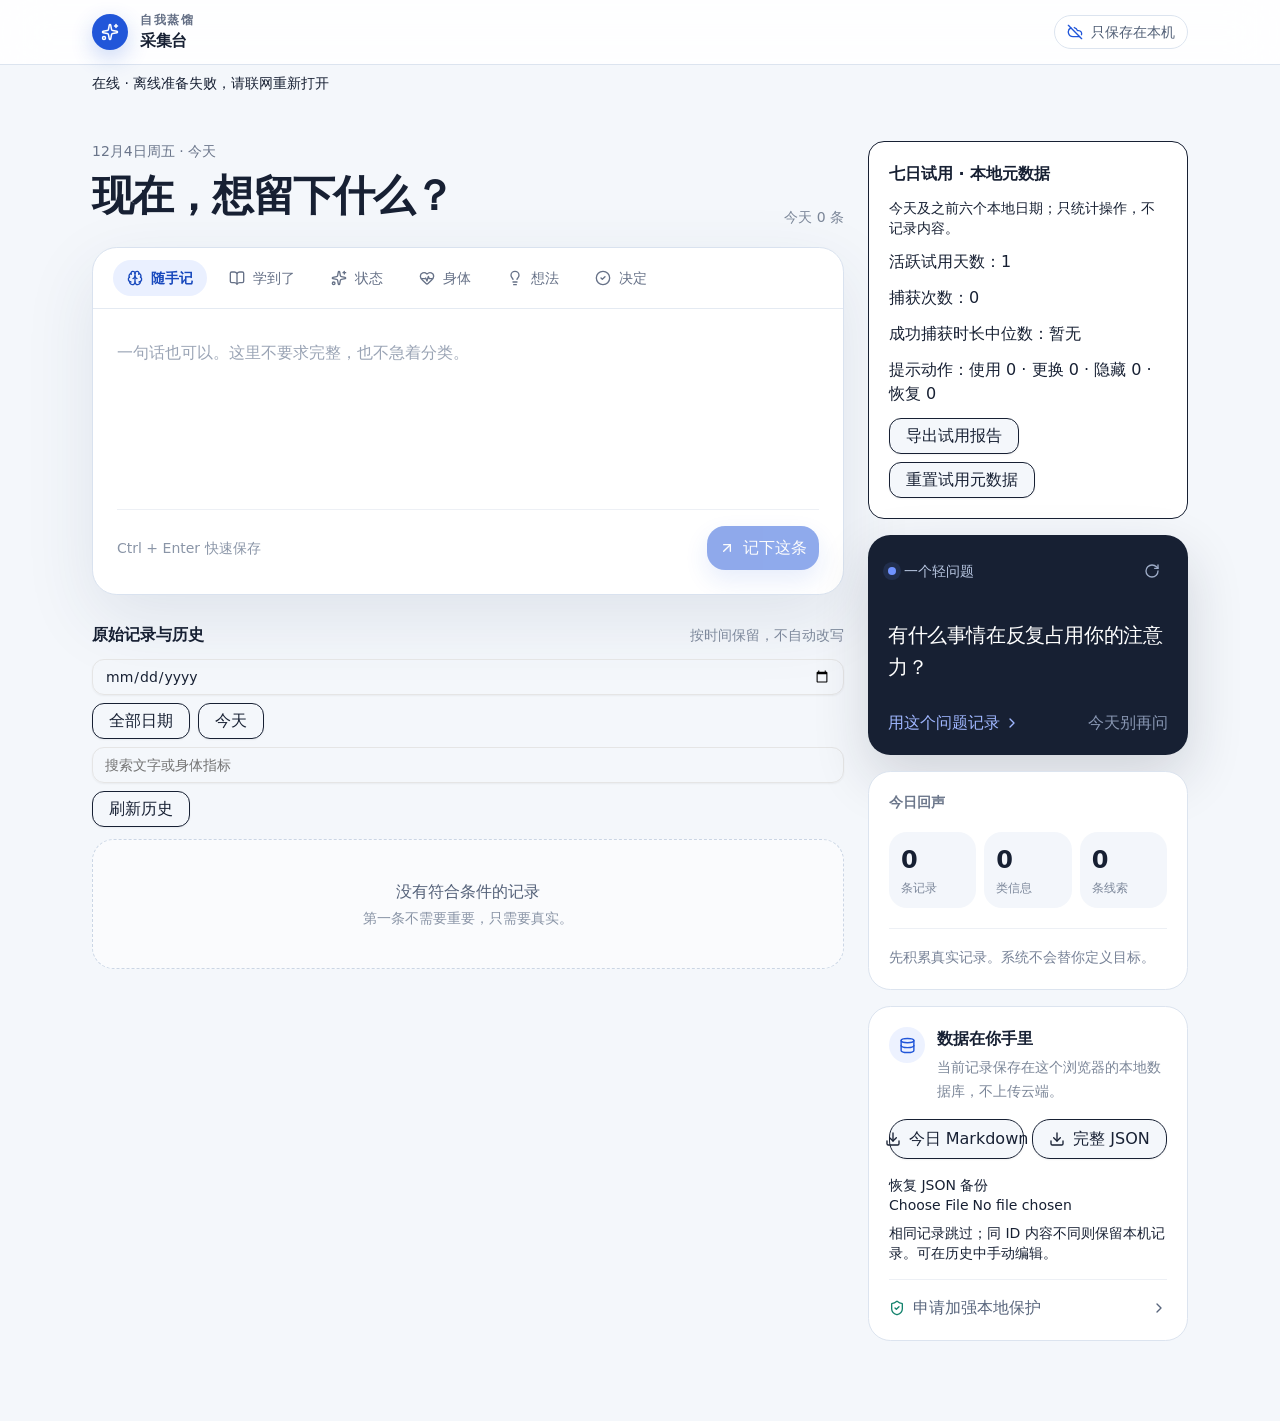
<file: index.html>
<!DOCTYPE html><html lang="zh-CN"><head><meta charSet="utf-8"/><meta name="viewport" content="width=device-width, initial-scale=1"/><link rel="stylesheet" href="/_next/static/css/index.BqFj5YEE.css" data-rsc-css-href="/_next/static/css/index.BqFj5YEE.css" data-precedence="vite-rsc/importer-resources"/><link rel="modulepreload" fetchPriority="low" href="/_next/static/chunks/index-Ct696Q8b.js"/><script src="/_next/static/chunks/rolldown-runtime-C60lm6uB.js" type="module" async=""></script><script src="/_next/static/chunks/framework-D_rUT4EX.js" type="module" async=""></script><link rel="modulepreload" href="/_next/static/chunks/layout-segment-context-BTSaM319.js" crossorigin=""/><link rel="modulepreload" href="/_next/static/chunks/page-D4yb6JHp.js" crossorigin=""/><title>自我蒸馏 · 采集台</title><meta name="description" content="轻量、真实、本地优先的个人数据采集入口。"/><link rel="shortcut icon" href="/favicon.svg"/><link rel="icon" href="/favicon.svg"/><link rel="manifest" href="/manifest.webmanifest"/><meta name="codex-preview" content="development"/><script>Object.assign(((self[Symbol.for("vinext.navigationRuntime")]??={bootstrap:{routeManifest:null},functions:{}}).bootstrap.rsc??={rsc:[]}),{params:{},nav:{"pathname":"/","searchParams":[]}})</script><link rel="modulepreload" href="/_next/static/chunks/index-Ct696Q8b.js" />
</head><body class="antialiased"><main class="min-h-dvh bg-[#f4f7fb] pb-10 text-[#172033]"><section aria-label="Notifications alt+T" tabindex="-1" aria-live="polite" aria-relevant="additions text" aria-atomic="false" data-react-aria-top-layer="true"></section><header class="sticky top-0 z-20 border-b border-[#dce4ef] bg-white/88 backdrop-blur-xl"><div class="mx-auto flex h-16 max-w-6xl items-center justify-between px-4 sm:px-7"><div class="flex items-center gap-3"><div class="grid size-9 place-items-center rounded-xl bg-[#2156d9] text-white shadow-[0_8px_22px_rgba(33,86,217,.24)]"><svg xmlns="http://www.w3.org/2000/svg" width="24" height="24" viewBox="0 0 24 24" fill="none" stroke="currentColor" stroke-width="2" stroke-linecap="round" stroke-linejoin="round" class="lucide lucide-sparkles size-[18px]" aria-hidden="true"><path d="M11.017 2.814a1 1 0 0 1 1.966 0l1.051 5.558a2 2 0 0 0 1.594 1.594l5.558 1.051a1 1 0 0 1 0 1.966l-5.558 1.051a2 2 0 0 0-1.594 1.594l-1.051 5.558a1 1 0 0 1-1.966 0l-1.051-5.558a2 2 0 0 0-1.594-1.594l-5.558-1.051a1 1 0 0 1 0-1.966l5.558-1.051a2 2 0 0 0 1.594-1.594z"></path><path d="M20 2v4"></path><path d="M22 4h-4"></path><circle cx="4" cy="20" r="2"></circle></svg></div><div><p class="text-[0.78rem] font-semibold tracking-[0.14em] text-[#657086]">自我蒸馏</p><h1 class="text-base font-semibold tracking-tight">采集台</h1></div></div><div class="flex items-center gap-2 rounded-full border border-[#dce4ef] bg-white px-3 py-1.5 text-sm text-[#526077]"><svg xmlns="http://www.w3.org/2000/svg" width="24" height="24" viewBox="0 0 24 24" fill="none" stroke="currentColor" stroke-width="2" stroke-linecap="round" stroke-linejoin="round" class="lucide lucide-cloud-off size-4 text-[#2156d9]" aria-hidden="true"><path d="M10.94 5.274A7 7 0 0 1 15.71 10h1.79a4.5 4.5 0 0 1 4.222 6.057"></path><path d="M18.796 18.81A4.5 4.5 0 0 1 17.5 19H9A7 7 0 0 1 5.79 5.78"></path><path d="m2 2 20 20"></path></svg><span>只保存在本机</span></div></div></header><div role="status" class="mx-auto max-w-6xl px-4 py-2 text-sm sm:px-7" aria-label="应用连接状态">正在检查连接<!-- --> · <!-- -->离线应用未就绪（需要生产版本成功加载）</div><div class="mx-auto grid max-w-6xl gap-6 px-4 py-6 sm:px-7 lg:grid-cols-[minmax(0,1fr)_320px] lg:py-10"><section class="min-w-0"><div class="mb-5 flex items-end justify-between"><div><p class="mb-1 text-sm font-medium text-[#6a758a]">今天<!-- --> · 今天</p><h2 class="text-[clamp(1.75rem,4vw,2.6rem)] font-semibold tracking-[-0.045em]">现在，想留下什么？</h2></div><span class="hidden text-sm text-[#7b8698] sm:block">今天 <!-- -->0<!-- --> 条</span></div><div class="overflow-hidden rounded-[1.55rem] border border-[#d9e2ef] bg-white shadow-[0_24px_70px_rgba(35,57,96,.10)]"><div role="radiogroup" aria-required="false" data-disabled="" dir="ltr" data-slot="radio-group" class="flex gap-2 overflow-x-auto border-b border-[#e4eaf2] px-4 py-3 scrollbar-none sm:px-5" tabindex="-1" style="outline:none"><label class="relative flex shrink-0 cursor-pointer items-center gap-2 rounded-full bg-[#eaf0ff] px-3.5 py-2 text-sm font-semibold text-[#1748bd]"><button type="button" role="radio" aria-checked="true" data-state="checked" data-disabled="" disabled="" value="note" data-slot="radio-group-item" class="aspect-square size-4 shrink-0 rounded-full border border-input text-primary shadow-xs transition-[color,box-shadow] outline-none focus-visible:border-ring focus-visible:ring-[3px] focus-visible:ring-ring/50 disabled:cursor-not-allowed disabled:opacity-50 aria-invalid:border-destructive aria-invalid:ring-destructive/20 dark:bg-input/30 dark:aria-invalid:ring-destructive/40 sr-only" tabindex="-1" data-radix-collection-item=""><span data-state="checked" data-disabled="" data-slot="radio-group-indicator" class="relative flex items-center justify-center"><svg xmlns="http://www.w3.org/2000/svg" width="24" height="24" viewBox="0 0 24 24" fill="none" stroke="currentColor" stroke-width="2" stroke-linecap="round" stroke-linejoin="round" class="lucide lucide-circle absolute top-1/2 left-1/2 size-2 -translate-x-1/2 -translate-y-1/2 fill-primary" aria-hidden="true"><circle cx="12" cy="12" r="10"></circle></svg></span></button><input type="radio" aria-hidden="true" disabled="" tabindex="-1" style="position:absolute;pointer-events:none;opacity:0;margin:0;transform:translateX(-100%)" checked="" value="note"/><svg xmlns="http://www.w3.org/2000/svg" width="24" height="24" viewBox="0 0 24 24" fill="none" stroke="currentColor" stroke-width="2" stroke-linecap="round" stroke-linejoin="round" class="lucide lucide-brain size-4" aria-hidden="true"><path d="M12 18V5"></path><path d="M15 13a4.17 4.17 0 0 1-3-4 4.17 4.17 0 0 1-3 4"></path><path d="M17.598 6.5A3 3 0 1 0 12 5a3 3 0 1 0-5.598 1.5"></path><path d="M17.997 5.125a4 4 0 0 1 2.526 5.77"></path><path d="M18 18a4 4 0 0 0 2-7.464"></path><path d="M19.967 17.483A4 4 0 1 1 12 18a4 4 0 1 1-7.967-.517"></path><path d="M6 18a4 4 0 0 1-2-7.464"></path><path d="M6.003 5.125a4 4 0 0 0-2.526 5.77"></path></svg>随手记</label><label class="relative flex shrink-0 cursor-pointer items-center gap-2 rounded-full px-3.5 py-2 text-sm font-medium text-[#667187] transition-colors hover:bg-[#f3f6fa]"><button type="button" role="radio" aria-checked="false" data-state="unchecked" data-disabled="" disabled="" value="learning" data-slot="radio-group-item" class="aspect-square size-4 shrink-0 rounded-full border border-input text-primary shadow-xs transition-[color,box-shadow] outline-none focus-visible:border-ring focus-visible:ring-[3px] focus-visible:ring-ring/50 disabled:cursor-not-allowed disabled:opacity-50 aria-invalid:border-destructive aria-invalid:ring-destructive/20 dark:bg-input/30 dark:aria-invalid:ring-destructive/40 sr-only" tabindex="-1" data-radix-collection-item=""></button><input type="radio" aria-hidden="true" disabled="" tabindex="-1" style="position:absolute;pointer-events:none;opacity:0;margin:0;transform:translateX(-100%)" value="learning"/><svg xmlns="http://www.w3.org/2000/svg" width="24" height="24" viewBox="0 0 24 24" fill="none" stroke="currentColor" stroke-width="2" stroke-linecap="round" stroke-linejoin="round" class="lucide lucide-book-open size-4" aria-hidden="true"><path d="M12 5v16"></path><path d="M20.001 19A2 2 0 0022 17V5a2 2 0 00-1.999-2L16 3.002A5 5 0 0012 5a5 5 0 00-4-2H4a2 2 0 00-2 2v12a2 2 0 001.999 2H8a5 5 0 014 2 5 5 0 014-2z"></path></svg>学到了</label><label class="relative flex shrink-0 cursor-pointer items-center gap-2 rounded-full px-3.5 py-2 text-sm font-medium text-[#667187] transition-colors hover:bg-[#f3f6fa]"><button type="button" role="radio" aria-checked="false" data-state="unchecked" data-disabled="" disabled="" value="state" data-slot="radio-group-item" class="aspect-square size-4 shrink-0 rounded-full border border-input text-primary shadow-xs transition-[color,box-shadow] outline-none focus-visible:border-ring focus-visible:ring-[3px] focus-visible:ring-ring/50 disabled:cursor-not-allowed disabled:opacity-50 aria-invalid:border-destructive aria-invalid:ring-destructive/20 dark:bg-input/30 dark:aria-invalid:ring-destructive/40 sr-only" tabindex="-1" data-radix-collection-item=""></button><input type="radio" aria-hidden="true" disabled="" tabindex="-1" style="position:absolute;pointer-events:none;opacity:0;margin:0;transform:translateX(-100%)" value="state"/><svg xmlns="http://www.w3.org/2000/svg" width="24" height="24" viewBox="0 0 24 24" fill="none" stroke="currentColor" stroke-width="2" stroke-linecap="round" stroke-linejoin="round" class="lucide lucide-sparkles size-4" aria-hidden="true"><path d="M11.017 2.814a1 1 0 0 1 1.966 0l1.051 5.558a2 2 0 0 0 1.594 1.594l5.558 1.051a1 1 0 0 1 0 1.966l-5.558 1.051a2 2 0 0 0-1.594 1.594l-1.051 5.558a1 1 0 0 1-1.966 0l-1.051-5.558a2 2 0 0 0-1.594-1.594l-5.558-1.051a1 1 0 0 1 0-1.966l5.558-1.051a2 2 0 0 0 1.594-1.594z"></path><path d="M20 2v4"></path><path d="M22 4h-4"></path><circle cx="4" cy="20" r="2"></circle></svg>状态</label><label class="relative flex shrink-0 cursor-pointer items-center gap-2 rounded-full px-3.5 py-2 text-sm font-medium text-[#667187] transition-colors hover:bg-[#f3f6fa]"><button type="button" role="radio" aria-checked="false" data-state="unchecked" data-disabled="" disabled="" value="body" data-slot="radio-group-item" class="aspect-square size-4 shrink-0 rounded-full border border-input text-primary shadow-xs transition-[color,box-shadow] outline-none focus-visible:border-ring focus-visible:ring-[3px] focus-visible:ring-ring/50 disabled:cursor-not-allowed disabled:opacity-50 aria-invalid:border-destructive aria-invalid:ring-destructive/20 dark:bg-input/30 dark:aria-invalid:ring-destructive/40 sr-only" tabindex="-1" data-radix-collection-item=""></button><input type="radio" aria-hidden="true" disabled="" tabindex="-1" style="position:absolute;pointer-events:none;opacity:0;margin:0;transform:translateX(-100%)" value="body"/><svg xmlns="http://www.w3.org/2000/svg" width="24" height="24" viewBox="0 0 24 24" fill="none" stroke="currentColor" stroke-width="2" stroke-linecap="round" stroke-linejoin="round" class="lucide lucide-heart-pulse size-4" aria-hidden="true"><path d="M2 9.5a5.5 5.5 0 0 1 9.591-3.676.56.56 0 0 0 .818 0A5.49 5.49 0 0 1 22 9.5c0 2.29-1.5 4-3 5.5l-5.492 5.313a2 2 0 0 1-3 .019L5 15c-1.5-1.5-3-3.2-3-5.5"></path><path d="M3.22 13H9.5l.5-1 2 4.5 2-7 1.5 3.5h5.27"></path></svg>身体</label><label class="relative flex shrink-0 cursor-pointer items-center gap-2 rounded-full px-3.5 py-2 text-sm font-medium text-[#667187] transition-colors hover:bg-[#f3f6fa]"><button type="button" role="radio" aria-checked="false" data-state="unchecked" data-disabled="" disabled="" value="idea" data-slot="radio-group-item" class="aspect-square size-4 shrink-0 rounded-full border border-input text-primary shadow-xs transition-[color,box-shadow] outline-none focus-visible:border-ring focus-visible:ring-[3px] focus-visible:ring-ring/50 disabled:cursor-not-allowed disabled:opacity-50 aria-invalid:border-destructive aria-invalid:ring-destructive/20 dark:bg-input/30 dark:aria-invalid:ring-destructive/40 sr-only" tabindex="-1" data-radix-collection-item=""></button><input type="radio" aria-hidden="true" disabled="" tabindex="-1" style="position:absolute;pointer-events:none;opacity:0;margin:0;transform:translateX(-100%)" value="idea"/><svg xmlns="http://www.w3.org/2000/svg" width="24" height="24" viewBox="0 0 24 24" fill="none" stroke="currentColor" stroke-width="2" stroke-linecap="round" stroke-linejoin="round" class="lucide lucide-lightbulb size-4" aria-hidden="true"><path d="M15 14c.2-1 .7-1.7 1.5-2.5 1-.9 1.5-2.2 1.5-3.5A6 6 0 0 0 6 8c0 1 .2 2.2 1.5 3.5.7.7 1.3 1.5 1.5 2.5"></path><path d="M9 18h6"></path><path d="M10 22h4"></path></svg>想法</label><label class="relative flex shrink-0 cursor-pointer items-center gap-2 rounded-full px-3.5 py-2 text-sm font-medium text-[#667187] transition-colors hover:bg-[#f3f6fa]"><button type="button" role="radio" aria-checked="false" data-state="unchecked" data-disabled="" disabled="" value="decision" data-slot="radio-group-item" class="aspect-square size-4 shrink-0 rounded-full border border-input text-primary shadow-xs transition-[color,box-shadow] outline-none focus-visible:border-ring focus-visible:ring-[3px] focus-visible:ring-ring/50 disabled:cursor-not-allowed disabled:opacity-50 aria-invalid:border-destructive aria-invalid:ring-destructive/20 dark:bg-input/30 dark:aria-invalid:ring-destructive/40 sr-only" tabindex="-1" data-radix-collection-item=""></button><input type="radio" aria-hidden="true" disabled="" tabindex="-1" style="position:absolute;pointer-events:none;opacity:0;margin:0;transform:translateX(-100%)" value="decision"/><svg xmlns="http://www.w3.org/2000/svg" width="24" height="24" viewBox="0 0 24 24" fill="none" stroke="currentColor" stroke-width="2" stroke-linecap="round" stroke-linejoin="round" class="lucide lucide-circle-check size-4" aria-hidden="true"><circle cx="12" cy="12" r="10"></circle><path d="m9 12 2 2 4-4"></path></svg>决定</label></div><div class="p-4 sm:p-6"><p role="status">正在恢复草稿…</p><textarea data-slot="textarea" class="flex field-sizing-content w-full rounded-md border-input py-2 transition-[color,box-shadow] outline-none focus-visible:border-ring focus-visible:ring-ring/50 disabled:cursor-not-allowed disabled:opacity-50 aria-invalid:border-destructive aria-invalid:ring-destructive/20 md:text-sm dark:bg-input/30 dark:aria-invalid:ring-destructive/40 min-h-36 resize-none border-0 bg-transparent px-0 text-[1.08rem] leading-8 shadow-none placeholder:text-[#9aa4b5] focus-visible:ring-0 sm:min-h-44" disabled="" aria-label="记录内容" placeholder="一句话也可以。这里不要求完整，也不急着分类。" maxLength="4000"></textarea><div class="flex items-center justify-between border-t border-[#edf0f5] pt-4"><p class="hidden text-sm text-[#8a95a7] sm:block">Ctrl + Enter 快速保存</p><button data-slot="button" data-variant="default" data-size="default" class="inline-flex shrink-0 items-center justify-center gap-2 font-medium whitespace-nowrap transition-all outline-none focus-visible:border-ring focus-visible:ring-[3px] focus-visible:ring-ring/50 disabled:pointer-events-none disabled:opacity-50 aria-invalid:border-destructive aria-invalid:ring-destructive/20 dark:aria-invalid:ring-destructive/40 [&amp;_svg]:pointer-events-none [&amp;_svg]:shrink-0 [&amp;_svg:not([class*=&#x27;size-&#x27;])]:size-4 text-primary-foreground py-2 has-[&gt;svg]:px-3 ml-auto h-11 rounded-xl bg-[#2156d9] px-5 text-base shadow-[0_10px_24px_rgba(33,86,217,.22)] hover:bg-[#1949c2]" disabled=""><svg xmlns="http://www.w3.org/2000/svg" width="24" height="24" viewBox="0 0 24 24" fill="none" stroke="currentColor" stroke-width="2" stroke-linecap="round" stroke-linejoin="round" class="lucide lucide-arrow-up-right size-4" aria-hidden="true"><path d="M7 7h10v10"></path><path d="M7 17 17 7"></path></svg>记下这条</button></div></div></div><section class="mt-7" aria-labelledby="timeline-title"><div class="mb-3 flex items-center justify-between"><h3 id="timeline-title" class="font-semibold">原始记录与历史</h3><span class="text-sm text-[#7d889b]">按时间保留，不自动改写</span></div><div class="mb-3 flex flex-wrap gap-2"><input type="date" data-slot="input" class="h-9 w-full min-w-0 rounded-md border border-input bg-transparent px-3 py-1 text-base shadow-xs transition-[color,box-shadow] outline-none selection:bg-primary selection:text-primary-foreground file:inline-flex file:h-7 file:border-0 file:bg-transparent file:text-sm file:font-medium file:text-foreground placeholder:text-muted-foreground disabled:pointer-events-none disabled:cursor-not-allowed disabled:opacity-50 md:text-sm dark:bg-input/30 focus-visible:border-ring focus-visible:ring-[3px] focus-visible:ring-ring/50 aria-invalid:border-destructive aria-invalid:ring-destructive/20 dark:aria-invalid:ring-destructive/40" aria-label="历史日期" value=""/><button data-slot="button" data-variant="outline" data-size="default" class="inline-flex shrink-0 items-center justify-center gap-2 rounded-md text-sm font-medium whitespace-nowrap transition-all outline-none focus-visible:border-ring focus-visible:ring-[3px] focus-visible:ring-ring/50 disabled:pointer-events-none disabled:opacity-50 aria-invalid:border-destructive aria-invalid:ring-destructive/20 dark:aria-invalid:ring-destructive/40 [&amp;_svg]:pointer-events-none [&amp;_svg]:shrink-0 [&amp;_svg:not([class*=&#x27;size-&#x27;])]:size-4 border bg-background shadow-xs hover:bg-accent hover:text-accent-foreground dark:border-input dark:bg-input/30 dark:hover:bg-input/50 h-9 px-4 py-2 has-[&gt;svg]:px-3">全部日期</button><button data-slot="button" data-variant="outline" data-size="default" class="inline-flex shrink-0 items-center justify-center gap-2 rounded-md text-sm font-medium whitespace-nowrap transition-all outline-none focus-visible:border-ring focus-visible:ring-[3px] focus-visible:ring-ring/50 disabled:pointer-events-none disabled:opacity-50 aria-invalid:border-destructive aria-invalid:ring-destructive/20 dark:aria-invalid:ring-destructive/40 [&amp;_svg]:pointer-events-none [&amp;_svg]:shrink-0 [&amp;_svg:not([class*=&#x27;size-&#x27;])]:size-4 border bg-background shadow-xs hover:bg-accent hover:text-accent-foreground dark:border-input dark:bg-input/30 dark:hover:bg-input/50 h-9 px-4 py-2 has-[&gt;svg]:px-3">今天</button><input data-slot="input" class="h-9 w-full min-w-0 rounded-md border border-input bg-transparent px-3 py-1 text-base shadow-xs transition-[color,box-shadow] outline-none selection:bg-primary selection:text-primary-foreground file:inline-flex file:h-7 file:border-0 file:bg-transparent file:text-sm file:font-medium file:text-foreground placeholder:text-muted-foreground disabled:pointer-events-none disabled:cursor-not-allowed disabled:opacity-50 md:text-sm dark:bg-input/30 focus-visible:border-ring focus-visible:ring-[3px] focus-visible:ring-ring/50 aria-invalid:border-destructive aria-invalid:ring-destructive/20 dark:aria-invalid:ring-destructive/40" aria-label="搜索记录" placeholder="搜索文字或身体指标" value=""/><button data-slot="button" data-variant="outline" data-size="default" class="inline-flex shrink-0 items-center justify-center gap-2 rounded-md text-sm font-medium whitespace-nowrap transition-all outline-none focus-visible:border-ring focus-visible:ring-[3px] focus-visible:ring-ring/50 disabled:pointer-events-none disabled:opacity-50 aria-invalid:border-destructive aria-invalid:ring-destructive/20 dark:aria-invalid:ring-destructive/40 [&amp;_svg]:pointer-events-none [&amp;_svg]:shrink-0 [&amp;_svg:not([class*=&#x27;size-&#x27;])]:size-4 border bg-background shadow-xs hover:bg-accent hover:text-accent-foreground dark:border-input dark:bg-input/30 dark:hover:bg-input/50 h-9 px-4 py-2 has-[&gt;svg]:px-3">刷新历史</button></div><div class="grid min-h-36 place-items-center rounded-[1.35rem] border border-[#dce4ef] bg-white/60 text-[#718096]"><svg xmlns="http://www.w3.org/2000/svg" width="24" height="24" viewBox="0 0 24 24" fill="none" stroke="currentColor" stroke-width="2" stroke-linecap="round" stroke-linejoin="round" class="lucide lucide-loader-circle size-5 animate-spin" aria-label="正在读取"><path d="M21 12a9 9 0 1 1-6.219-8.56"></path></svg></div></section></section><aside class="space-y-4"><section aria-label="七日试用报告" class="rounded-2xl border bg-white p-5 space-y-3"><h3 class="font-semibold">七日试用 · 本地元数据</h3><p class="text-sm">今天及之前六个本地日期；只统计操作，不记录内容。</p><div class="flex flex-wrap gap-2"><button data-slot="button" data-variant="outline" data-size="default" class="inline-flex shrink-0 items-center justify-center gap-2 rounded-md text-sm font-medium whitespace-nowrap transition-all outline-none focus-visible:border-ring focus-visible:ring-[3px] focus-visible:ring-ring/50 disabled:pointer-events-none disabled:opacity-50 aria-invalid:border-destructive aria-invalid:ring-destructive/20 dark:aria-invalid:ring-destructive/40 [&amp;_svg]:pointer-events-none [&amp;_svg]:shrink-0 [&amp;_svg:not([class*=&#x27;size-&#x27;])]:size-4 border bg-background shadow-xs hover:bg-accent hover:text-accent-foreground dark:border-input dark:bg-input/30 dark:hover:bg-input/50 h-9 px-4 py-2 has-[&gt;svg]:px-3">导出试用报告</button><button data-slot="alert-dialog-trigger" data-variant="outline" data-size="default" class="inline-flex shrink-0 items-center justify-center gap-2 rounded-md text-sm font-medium whitespace-nowrap transition-all outline-none focus-visible:border-ring focus-visible:ring-[3px] focus-visible:ring-ring/50 disabled:pointer-events-none disabled:opacity-50 aria-invalid:border-destructive aria-invalid:ring-destructive/20 dark:aria-invalid:ring-destructive/40 [&amp;_svg]:pointer-events-none [&amp;_svg]:shrink-0 [&amp;_svg:not([class*=&#x27;size-&#x27;])]:size-4 border bg-background shadow-xs hover:bg-accent hover:text-accent-foreground dark:border-input dark:bg-input/30 dark:hover:bg-input/50 h-9 px-4 py-2 has-[&gt;svg]:px-3" type="button" aria-haspopup="dialog" aria-expanded="false" data-state="closed">重置试用元数据</button></div></section><section class="rounded-[1.4rem] bg-[#172033] p-5 text-white shadow-[0_22px_55px_rgba(23,32,51,.16)]"><div class="mb-8 flex items-center justify-between"><div class="flex items-center gap-2 text-sm font-medium text-[#b9c7e2]"><span class="size-2 rounded-full bg-[#6f92ff] shadow-[0_0_0_5px_rgba(111,146,255,.12)]"></span>一个轻问题</div><button data-slot="button" data-variant="ghost" data-size="icon-sm" class="inline-flex shrink-0 items-center justify-center gap-2 rounded-md text-sm font-medium whitespace-nowrap transition-all outline-none focus-visible:border-ring focus-visible:ring-[3px] focus-visible:ring-ring/50 disabled:pointer-events-none disabled:opacity-50 aria-invalid:border-destructive aria-invalid:ring-destructive/20 dark:aria-invalid:ring-destructive/40 [&amp;_svg]:pointer-events-none [&amp;_svg]:shrink-0 [&amp;_svg:not([class*=&#x27;size-&#x27;])]:size-4 dark:hover:bg-accent/50 size-8 text-[#9eacc7] hover:bg-white/10 hover:text-white" aria-label="换一个问题"><svg xmlns="http://www.w3.org/2000/svg" width="24" height="24" viewBox="0 0 24 24" fill="none" stroke="currentColor" stroke-width="2" stroke-linecap="round" stroke-linejoin="round" class="lucide lucide-rotate-cw size-4" aria-hidden="true"><path d="M21 12a9 9 0 1 1-9-9c2.52 0 4.93 1 6.74 2.74L21 8"></path><path d="M21 3v5h-5"></path></svg></button></div><p class="text-xl font-medium leading-8 tracking-[-0.02em]">有什么事情在反复占用你的注意力？</p><div class="mt-7 flex items-center justify-between gap-3"><button type="button" class="flex items-center gap-1 text-sm font-medium text-[#9fb6ff]">用这个问题记录<svg xmlns="http://www.w3.org/2000/svg" width="24" height="24" viewBox="0 0 24 24" fill="none" stroke="currentColor" stroke-width="2" stroke-linecap="round" stroke-linejoin="round" class="lucide lucide-chevron-right size-4" aria-hidden="true"><path d="m9 18 6-6-6-6"></path></svg></button><button type="button" class="text-sm text-[#8997b3] hover:text-white">今天别再问</button></div></section><section class="rounded-[1.4rem] border border-[#dce4ef] bg-white p-5"><p class="text-sm font-semibold text-[#6c778b]">今日回声</p><div class="my-5 grid grid-cols-3 gap-2"><div class="rounded-xl bg-[#f3f6fb] p-3"><p class="text-2xl font-semibold tracking-tight">0</p><p class="mt-1 text-xs text-[#7d889b]">条记录</p></div><div class="rounded-xl bg-[#f3f6fb] p-3"><p class="text-2xl font-semibold tracking-tight">0</p><p class="mt-1 text-xs text-[#7d889b]">类信息</p></div><div class="rounded-xl bg-[#f3f6fb] p-3"><p class="text-2xl font-semibold tracking-tight">0</p><p class="mt-1 text-xs text-[#7d889b]">条线索</p></div></div><div class="border-t border-[#edf0f5] pt-4"><p class="text-sm leading-6 text-[#778297]">先积累真实记录。系统不会替你定义目标。</p></div></section><section class="rounded-[1.4rem] border border-[#dce4ef] bg-white p-5"><div class="flex items-start gap-3"><div class="grid size-9 shrink-0 place-items-center rounded-xl bg-[#edf2ff] text-[#2156d9]"><svg xmlns="http://www.w3.org/2000/svg" width="24" height="24" viewBox="0 0 24 24" fill="none" stroke="currentColor" stroke-width="2" stroke-linecap="round" stroke-linejoin="round" class="lucide lucide-database size-[17px]" aria-hidden="true"><ellipse cx="12" cy="5" rx="9" ry="3"></ellipse><path d="M3 5V19A9 3 0 0 0 21 19V5"></path><path d="M3 12A9 3 0 0 0 21 12"></path></svg></div><div><p class="font-semibold">数据在你手里</p><p class="mt-1 text-sm leading-6 text-[#7b8698]">当前记录保存在这个浏览器的本地数据库，不上传云端。</p></div></div><div class="mt-4 grid grid-cols-2 gap-2"><button data-slot="button" data-variant="outline" data-size="default" class="inline-flex shrink-0 items-center justify-center gap-2 text-sm font-medium whitespace-nowrap transition-all outline-none focus-visible:border-ring focus-visible:ring-[3px] focus-visible:ring-ring/50 disabled:pointer-events-none disabled:opacity-50 aria-invalid:border-destructive aria-invalid:ring-destructive/20 dark:aria-invalid:ring-destructive/40 [&amp;_svg]:pointer-events-none [&amp;_svg]:shrink-0 [&amp;_svg:not([class*=&#x27;size-&#x27;])]:size-4 border bg-background shadow-xs hover:bg-accent hover:text-accent-foreground dark:border-input dark:bg-input/30 dark:hover:bg-input/50 px-4 py-2 has-[&gt;svg]:px-3 h-10 rounded-xl" disabled=""><svg xmlns="http://www.w3.org/2000/svg" width="24" height="24" viewBox="0 0 24 24" fill="none" stroke="currentColor" stroke-width="2" stroke-linecap="round" stroke-linejoin="round" class="lucide lucide-download size-4" aria-hidden="true"><path d="M12 15V3"></path><path d="M21 15v4a2 2 0 0 1-2 2H5a2 2 0 0 1-2-2v-4"></path><path d="m7 10 5 5 5-5"></path></svg>今日 Markdown</button><button data-slot="button" data-variant="outline" data-size="default" class="inline-flex shrink-0 items-center justify-center gap-2 text-sm font-medium whitespace-nowrap transition-all outline-none focus-visible:border-ring focus-visible:ring-[3px] focus-visible:ring-ring/50 disabled:pointer-events-none disabled:opacity-50 aria-invalid:border-destructive aria-invalid:ring-destructive/20 dark:aria-invalid:ring-destructive/40 [&amp;_svg]:pointer-events-none [&amp;_svg]:shrink-0 [&amp;_svg:not([class*=&#x27;size-&#x27;])]:size-4 border bg-background shadow-xs hover:bg-accent hover:text-accent-foreground dark:border-input dark:bg-input/30 dark:hover:bg-input/50 px-4 py-2 has-[&gt;svg]:px-3 h-10 rounded-xl" disabled=""><svg xmlns="http://www.w3.org/2000/svg" width="24" height="24" viewBox="0 0 24 24" fill="none" stroke="currentColor" stroke-width="2" stroke-linecap="round" stroke-linejoin="round" class="lucide lucide-download size-4" aria-hidden="true"><path d="M12 15V3"></path><path d="M21 15v4a2 2 0 0 1-2 2H5a2 2 0 0 1-2-2v-4"></path><path d="m7 10 5 5 5-5"></path></svg>完整 JSON</button></div><div class="mt-4 space-y-2 text-sm"><label for="backup-import">恢复 JSON 备份</label><input id="backup-import" type="file" accept=".json,application/json"/><p>相同记录跳过；同 ID 内容不同则保留本机记录。可在历史中手动编辑。</p></div><button type="button" class="mt-4 flex w-full items-center justify-between border-t border-[#edf0f5] pt-4 text-sm text-[#58657c]"><span class="flex items-center gap-2"><svg xmlns="http://www.w3.org/2000/svg" width="24" height="24" viewBox="0 0 24 24" fill="none" stroke="currentColor" stroke-width="2" stroke-linecap="round" stroke-linejoin="round" class="lucide lucide-shield-check size-4 text-[#12826c]" aria-hidden="true"><path d="M20 13c0 5-3.5 7.5-7.66 8.95a1 1 0 0 1-.67-.01C7.5 20.5 4 18 4 13V6a1 1 0 0 1 1-1c2 0 4.5-1.2 6.24-2.72a1.17 1.17 0 0 1 1.52 0C14.51 3.81 17 5 19 5a1 1 0 0 1 1 1z"></path><path d="m9 12 2 2 4-4"></path></svg>申请加强本地保护</span><svg xmlns="http://www.w3.org/2000/svg" width="24" height="24" viewBox="0 0 24 24" fill="none" stroke="currentColor" stroke-width="2" stroke-linecap="round" stroke-linejoin="round" class="lucide lucide-chevron-right size-4" aria-hidden="true"><path d="m9 18 6-6-6-6"></path></svg></button></section></aside></div></main><script type="module" src="/_next/static/chunks/index-Ct696Q8b.js" id="_R_" async=""></script><script>((self[Symbol.for("vinext.navigationRuntime")]??={bootstrap:{routeManifest:null},functions:{}}).bootstrap.rsc??={rsc:[]}).rsc.push("2:I[\"8c0f216c4604\",[],\"Children\",1]\n")</script><script>((self[Symbol.for("vinext.navigationRuntime")]??={bootstrap:{routeManifest:null},functions:{}}).bootstrap.rsc??={rsc:[]}).rsc.push("3:I[\"593f344dc510\",[],\"GlobalErrorBoundary\",1]\n")</script><script>((self[Symbol.for("vinext.navigationRuntime")]??={bootstrap:{routeManifest:null},functions:{}}).bootstrap.rsc??={rsc:[]}).rsc.push("4:I[\"0b874ad30386\",[],\"default\",1]\n")</script><script>((self[Symbol.for("vinext.navigationRuntime")]??={bootstrap:{routeManifest:null},functions:{}}).bootstrap.rsc??={rsc:[]}).rsc.push("5:I[\"593f344dc510\",[],\"ErrorBoundary\",1]\n")</script><script>((self[Symbol.for("vinext.navigationRuntime")]??={bootstrap:{routeManifest:null},functions:{}}).bootstrap.rsc??={rsc:[]}).rsc.push("6:I[\"15c18cfaeeff\",[],\"LayoutSegmentProvider\",1]\n")</script><script>((self[Symbol.for("vinext.navigationRuntime")]??={bootstrap:{routeManifest:null},functions:{}}).bootstrap.rsc??={rsc:[]}).rsc.push("7:I[\"8c0f216c4604\",[],\"Slot\",1]\n")</script><script>((self[Symbol.for("vinext.navigationRuntime")]??={bootstrap:{routeManifest:null},functions:{}}).bootstrap.rsc??={rsc:[]}).rsc.push("8:I[\"593f344dc510\",[],\"NotFoundBoundary\",1]\n")</script><script>((self[Symbol.for("vinext.navigationRuntime")]??={bootstrap:{routeManifest:null},functions:{}}).bootstrap.rsc??={rsc:[]}).rsc.push("9:I[\"9276801271d6\",[],\"AppRouterScrollTarget\",1]\n")</script><script>((self[Symbol.for("vinext.navigationRuntime")]??={bootstrap:{routeManifest:null},functions:{}}).bootstrap.rsc??={rsc:[]}).rsc.push("a:I[\"593f344dc510\",[],\"RedirectBoundary\",1]\n")</script><script>((self[Symbol.for("vinext.navigationRuntime")]??={bootstrap:{routeManifest:null},functions:{}}).bootstrap.rsc??={rsc:[]}).rsc.push(":HL[\"/_next/static/css/index.BqFj5YEE.css\",\"style\"     ]\n")</script><script>((self[Symbol.for("vinext.navigationRuntime")]??={bootstrap:{routeManifest:null},functions:{}}).bootstrap.rsc??={rsc:[]}).rsc.push("0:{\"page:/\":\"$L1\",\"layout:/\":[[[\"$\",\"link\",\"css:/_next/static/css/index.BqFj5YEE.css\",{\"rel\":\"stylesheet\",\"precedence\":\"vite-rsc/importer-resources\",\"href\":\"/_next/static/css/index.BqFj5YEE.css\",\"data-rsc-css-href\":\"/_next/static/css/index.BqFj5YEE.css\"}],\"$undefined\"],[\"$\",\"html\",null,{\"lang\":\"zh-CN\",\"children\":[\"$\",\"body\",null,{\"className\":\"antialiased\",\"children\":[\"$\",\"$L2\",null,{}]}]}]],\"route:/\":[[[\"$\",\"meta\",null,{\"charSet\":\"utf-8\"}],[[\"$\",\"title\",\"0\",{\"children\":\"自我蒸馏 · 采集台\"}],[\"$\",\"meta\",\"1\",{\"name\":\"description\",\"content\":\"轻量、真实、本地优先的个人数据采集入口。\"}],[\"$\",\"link\",\"2\",{\"data-vinext-streamed-icon\":\"$undefined\",\"rel\":\"shortcut icon\",\"href\":\"/favicon.svg\",\"type\":\"$undefined\",\"sizes\":\"$undefined\",\"color\":\"$undefined\",\"media\":\"$undefined\",\"fetchPriority\":\"$undefined\"}],[\"$\",\"link\",\"3\",{\"data-vinext-streamed-icon\":\"$undefined\",\"rel\":\"icon\",\"href\":\"/favicon.svg\",\"type\":\"$undefined\",\"sizes\":\"$undefined\",\"color\":\"$undefined\",\"media\":\"$undefined\",\"fetchPriority\":\"$undefined\"}],[\"$\",\"link\",\"4\",{\"rel\":\"manifest\",\"href\":\"/manifest.webmanifest\"}],[\"$\",\"meta\",\"5\",{\"name\":\"codex-preview\",\"content\":\"development\"}]],[[\"$\",\"meta\",\"0\",{\"name\":\"viewport\",\"content\":\"width=device-width, initial-scale=1\"}]]],[\"$\",\"$L3\",null,{\"fallback\":\"$4\",\"children\":[\"$\",\"$L5\",null,{\"fallback\":\"$4\",\"children\":[\"$\",\"$L6\",null,{\"providerId\":\"layout:/\",\"segmentMap\":{\"children\":[]},\"children\":[\"$\",\"$L7\",null,{\"id\":\"layout:/\",\"parallelSlots\":\"$undefined\",\"children\":[\"$\",\"$L8\",null,{\"resetKey\":\"\",\"fallback\":[[\"$\",\"title\",null,{\"children\":\"404: This page could not be found.\"}],[\"$\",\"div\",null,{\"style\":{\"fontFamily\":\"system-ui,\\\"Segoe UI\\\",Roboto,Helvetica,Arial,sans-serif,\\\"Apple Color Emoji\\\",\\\"Segoe UI Emoji\\\"\",\"height\":\"100vh\",\"textAlign\":\"center\",\"display\":\"flex\",\"flexDirection\":\"column\",\"alignItems\":\"center\",\"justifyContent\":\"center\"},\"children\":[\"$\",\"div\",null,{\"children\":[[\"$\",\"style\",null,{\"dangerouslySetInnerHTML\":{\"__html\":\"body{color:#000;background:#fff;margin:0}.next-error-h1{border-right:1px solid rgba(0,0,0,.3)}@media (prefers-color-scheme:dark){body{color:#fff;background:#000}.next-error-h1{border-right:1px solid rgba(255,255,255,.3)}}\"}}],[\"$\",\"h1\",null,{\"className\":\"next-error-h1\",\"style\":{\"display\":\"inline-block\",\"margin\":\"0 20px 0 0\",\"padding\":\"0 23px 0 0\",\"fontSize\":24,\"fontWeight\":500,\"verticalAlign\":\"top\",\"lineHeight\":\"49px\"},\"children\":404}],[\"$\",\"div\",null,{\"style\":{\"display\":\"inline-block\"},\"children\":[\"$\",\"h2\",null,{\"style\":{\"fontSize\":14,\"fontWeight\":400,\"lineHeight\":\"49px\",\"margin\":0},\"children\":\"This page could not be found.\"}]}]]}]}]],\"children\":[\"$\",\"$L9\",null,{\"children\":[\"$\",\"$La\",null,{\"children\":[[\"$\",\"$L6\",null,{\"providerId\":\"page:/\",\"segmentMap\":{\"children\":[\"__PAGE__\"]},\"children\":[\"$\",\"$L7\",null,{\"id\":\"page:/\"}]}],null]}]}]}]}]}]}]}],null,null],\"__route\":\"route:/\",\"__interceptionContext\":null,\"__layoutIds\":[\"layout:/\"],\"__rootLayout\":\"/\",\"__bfcacheSegmentIdentities\":{\"layout:/\":\"[\\\"layout\\\",\\\"layout:/\\\",\\\"root-boundary:/\\\",\\\"\\\"]\",\"page:/\":\"[\\\"page\\\",\\\"page:/\\\",\\\"root-boundary:/\\\",\\\"\\\"]\"},\"__srcPage\":[\"page\"],\"__layoutFlags\":{\"layout:/\":\"s\"},\"__artifactCompatibility\":{\"schemaVersion\":1,\"graphVersion\":\"app-route-graph:1177fd80f83fa7b0\",\"deploymentVersion\":\"63ab2236-359b-4013-bd48-806f6898fbf3\",\"appElementsSchemaVersion\":1,\"rscPayloadSchemaVersion\":1,\"rootBoundaryId\":\"/\",\"renderEpoch\":null}}\n")</script><script>((self[Symbol.for("vinext.navigationRuntime")]??={bootstrap:{routeManifest:null},functions:{}}).bootstrap.rsc??={rsc:[]}).rsc.push("b:I[\"6efdf509a785\",[],\"default\",1]\n")</script><script>((self[Symbol.for("vinext.navigationRuntime")]??={bootstrap:{routeManifest:null},functions:{}}).bootstrap.rsc??={rsc:[]}).rsc.push("1:[\"$\",\"$Lb\",null,{\"params\":\"$@c\",\"searchParams\":\"$@d\"}]\n")</script><script>((self[Symbol.for("vinext.navigationRuntime")]??={bootstrap:{routeManifest:null},functions:{}}).bootstrap.rsc??={rsc:[]}).rsc.push("c:{}\n")</script><script>((self[Symbol.for("vinext.navigationRuntime")]??={bootstrap:{routeManifest:null},functions:{}}).bootstrap.rsc??={rsc:[]}).rsc.push("d:{}\n")</script><script>Object.assign(((self[Symbol.for("vinext.navigationRuntime")]??={bootstrap:{routeManifest:null},functions:{}}).bootstrap.rsc??={rsc:[]}),{"initialCacheKind":"dynamic"});((self[Symbol.for("vinext.navigationRuntime")]??={bootstrap:{routeManifest:null},functions:{}}).bootstrap.rsc??={rsc:[]}).done=true</script></body></html>
</file>
